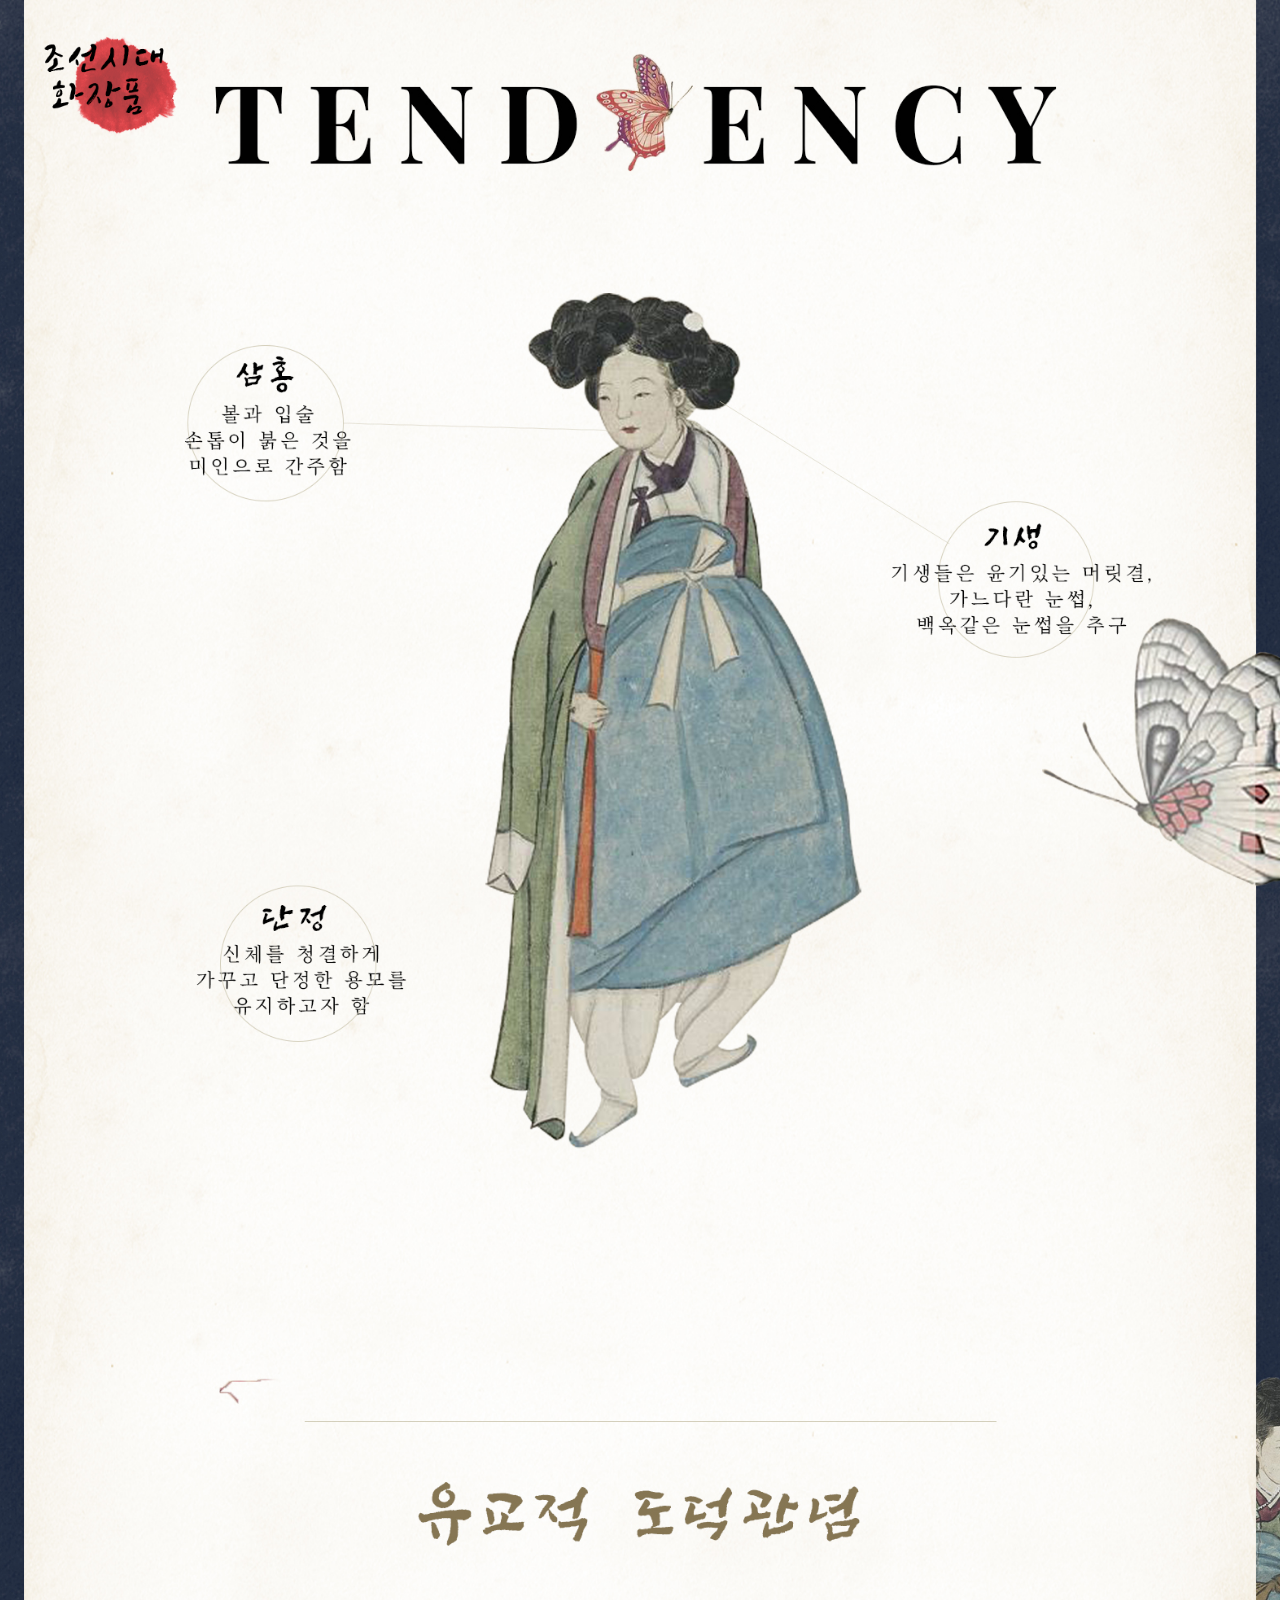
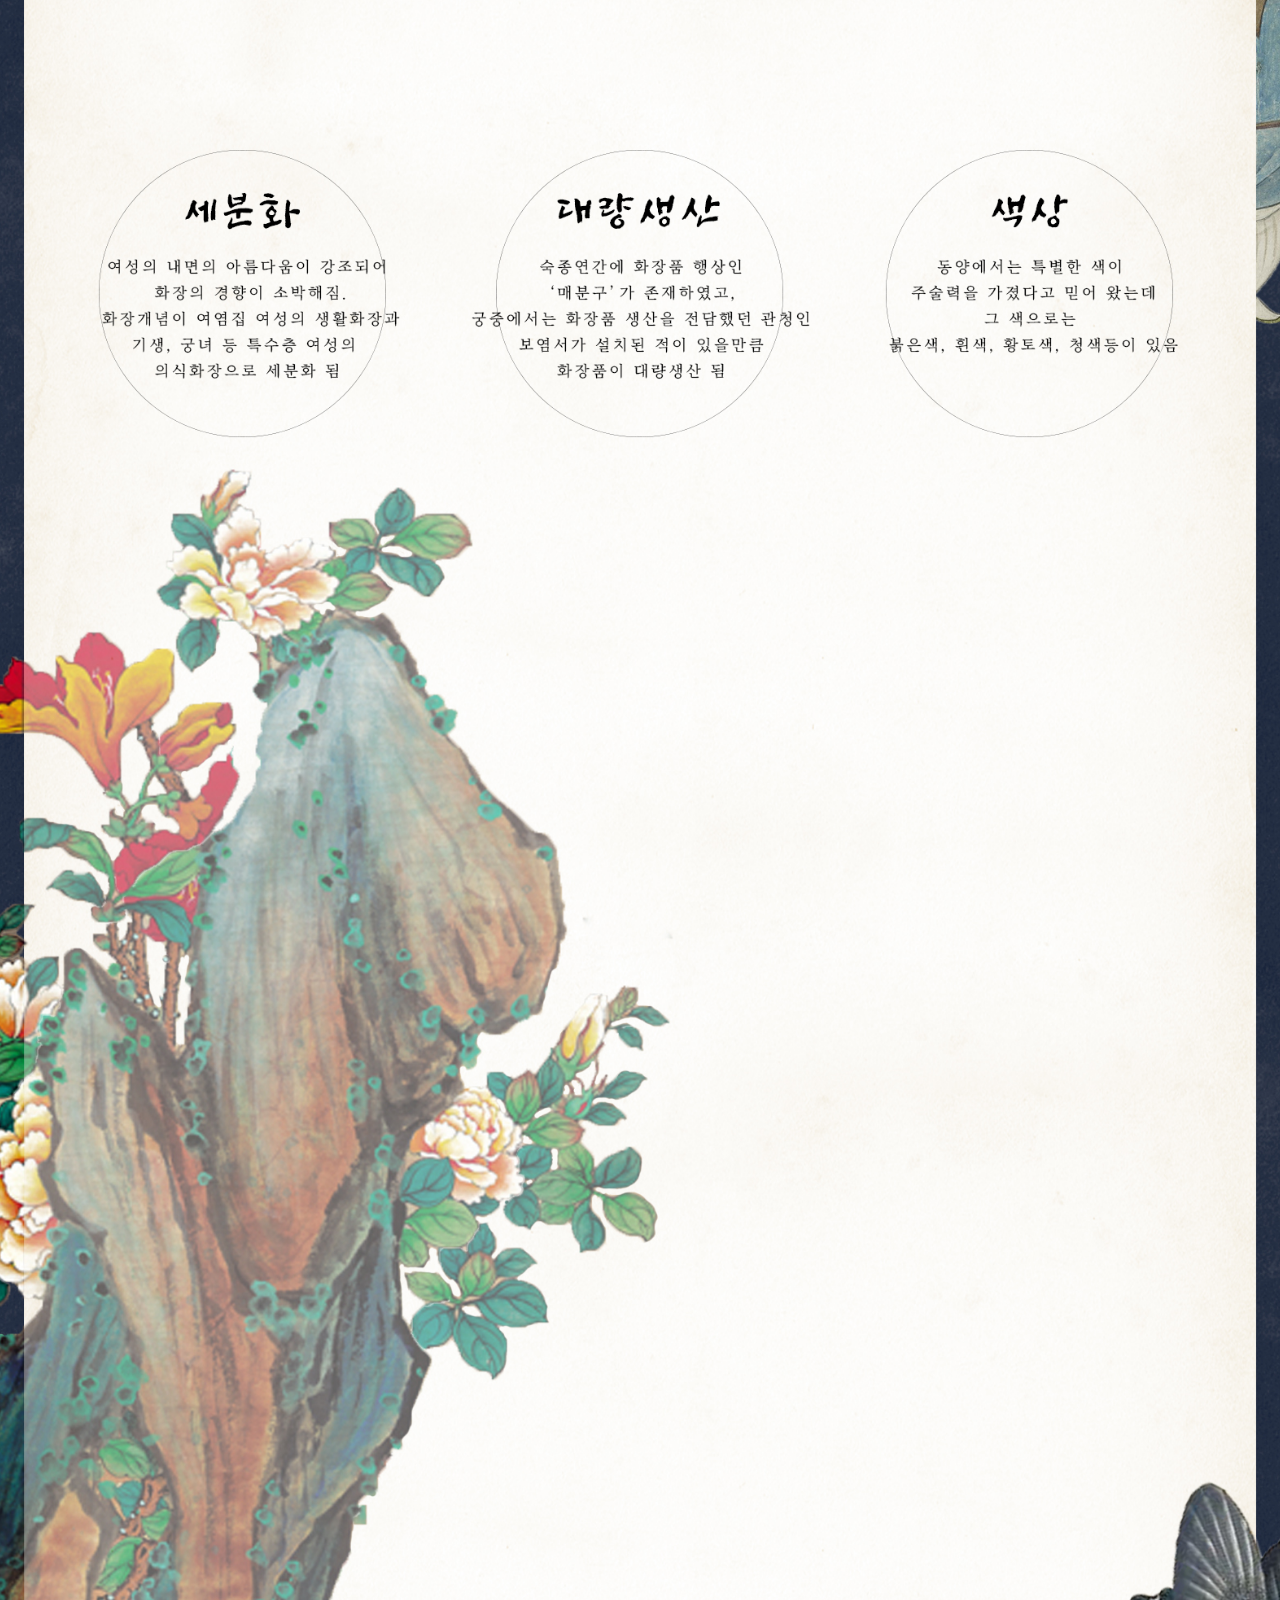
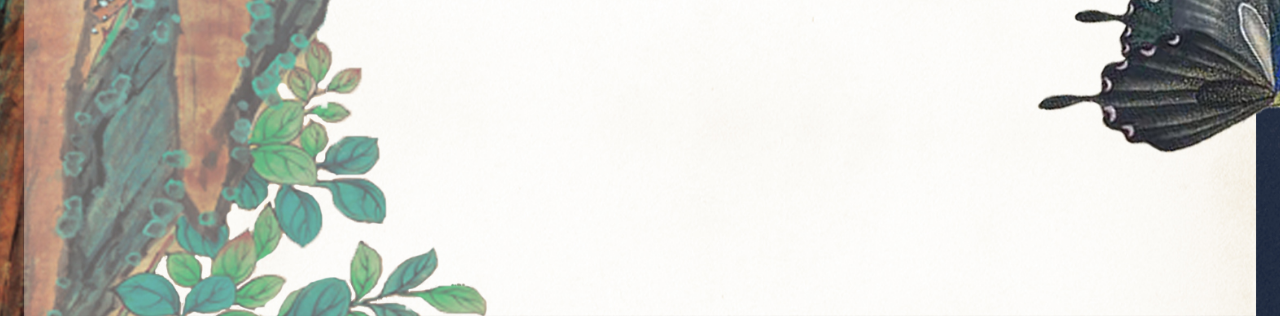
<file: sub2.html>
<html>
<head>
	<meta charset="utf-8">
	<title>조선시대 화장품</title>
	<link href="homepagestyle_sub2.css" rel="stylesheet"/>
</head>
<body id="body">
	<div id="header">
		<div id="m_logo">
		<a href="index.html">
		<img src="조선시대화장품LOGO.png" width="190" /></a>
	</div>

	<div id="main">
	
	</div>

</html>
</file>
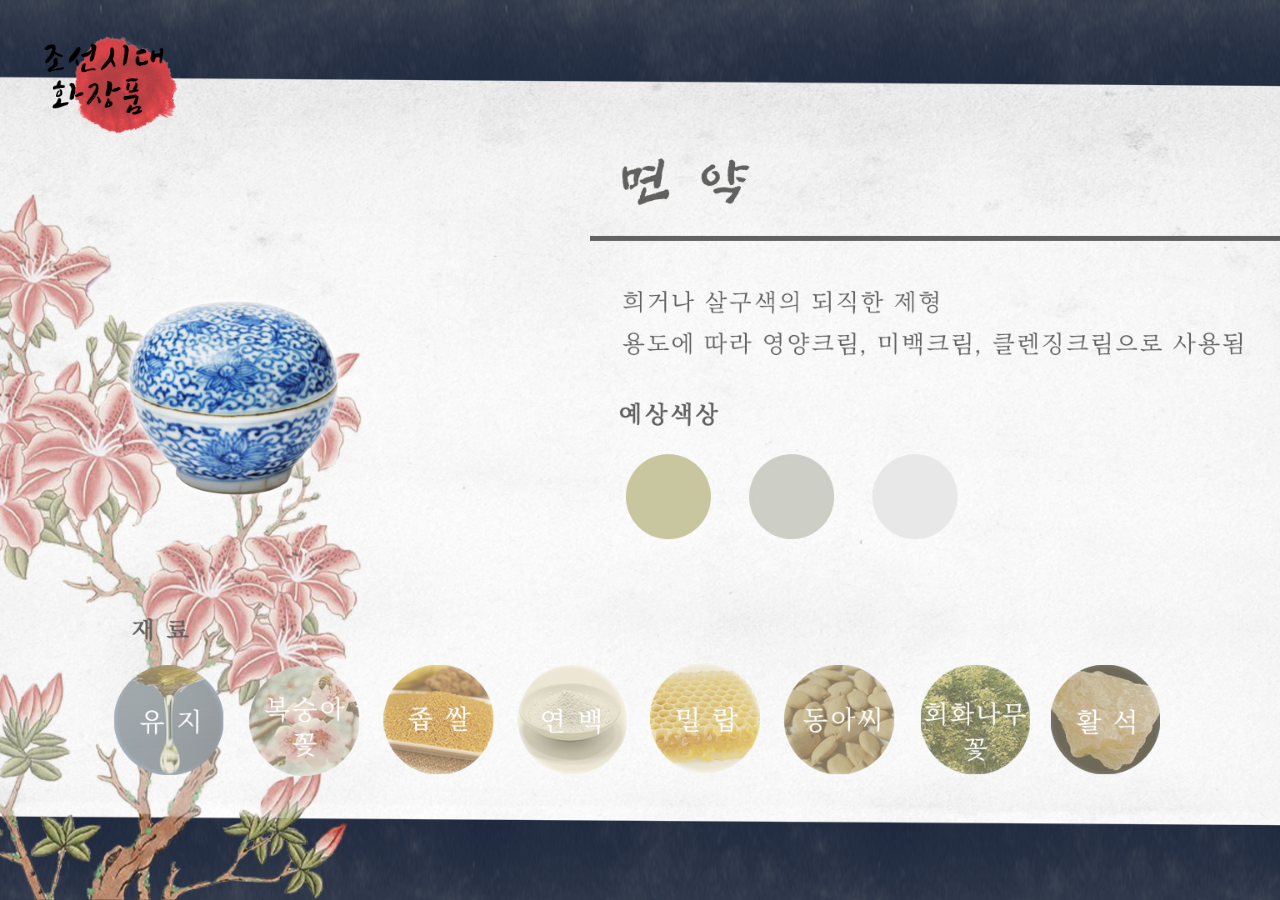
<file: 면약_상세.html>
<html>
<head>
	<meta charset="utf-8">
	<title>조선시대 화장품</title>
	<link href="면약_상세.css" rel="stylesheet"/>
<body id="body">


<div id="header">
			<div id="m_logo">
			<a href="index.html">
			<img src="조선시대화장품LOGO.png" width="190" /></a>
			</div>
			
</body>
</head>
</html>
</file>
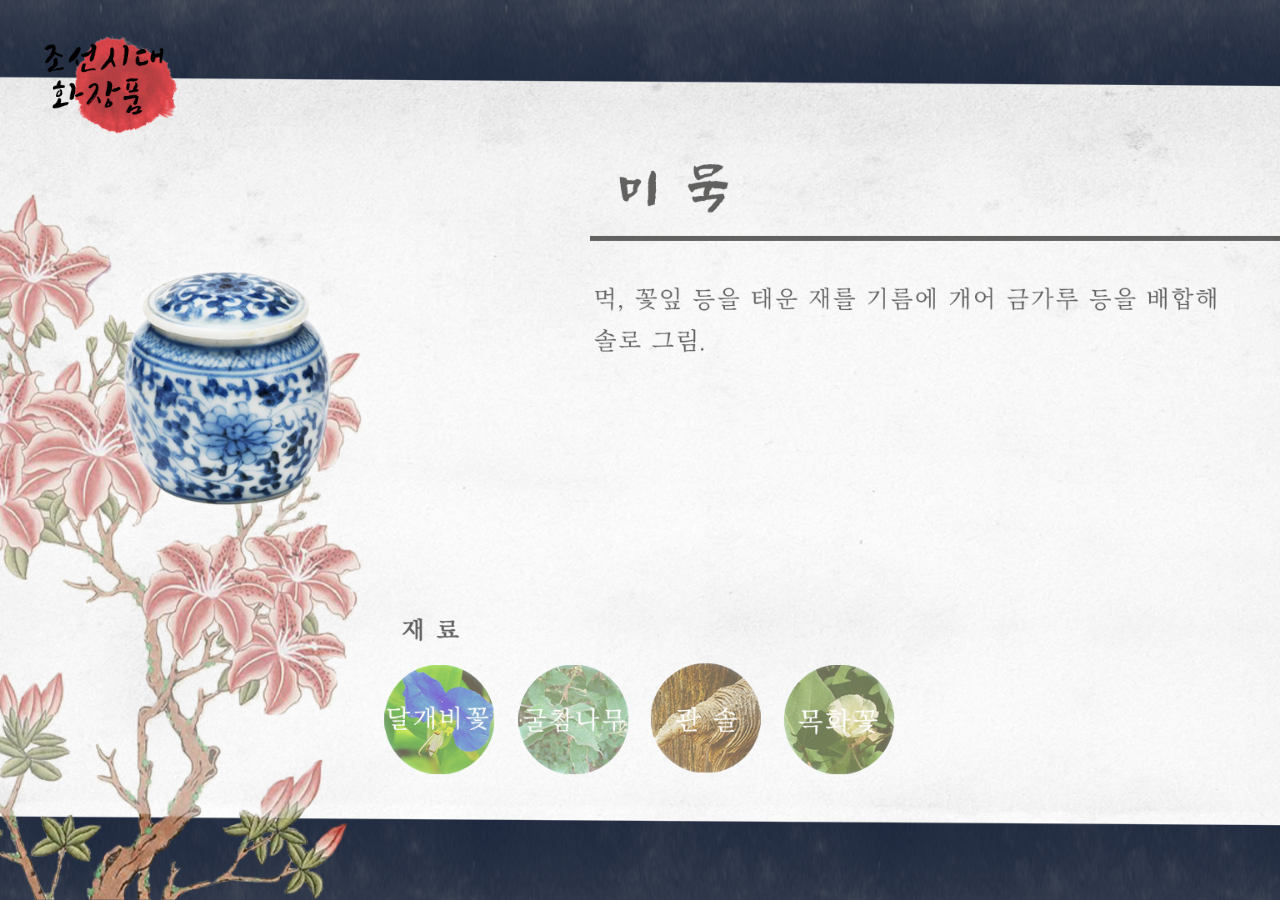
<file: 미묵_상세.html>
<html>
<head>
	<meta charset="utf-8">
	<title>조선시대 화장품</title>
	<link href="미묵_상세.css" rel="stylesheet"/>
<body id="body">


<div id="header">
			<div id="m_logo">
			<a href="index.html">
			<img src="조선시대화장품LOGO.png" width="190" /></a>
			</div>
			
</body>
</head>
</html>
</file>
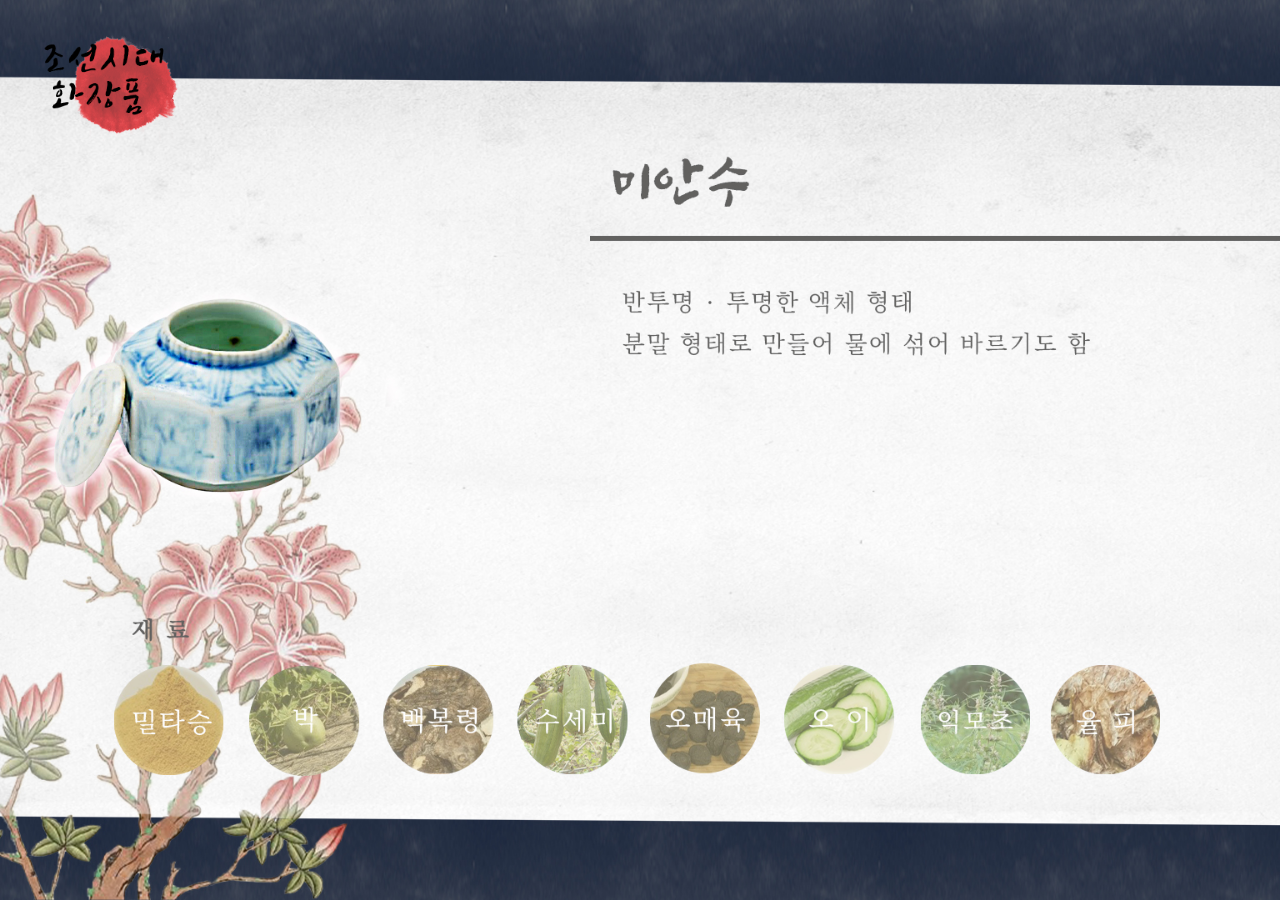
<file: 미안수_상세.html>
<html>
<head>
	<meta charset="utf-8">
	<title>조선시대 화장품</title>
	<link href="미안수_상세.css" rel="stylesheet"/>
<body id="body">


<div id="header">
			<div id="m_logo">
			<a href="index.html">
			<img src="조선시대화장품LOGO.png" width="190" /></a>
			</div>
			
</body>
</head>
</html>
</file>
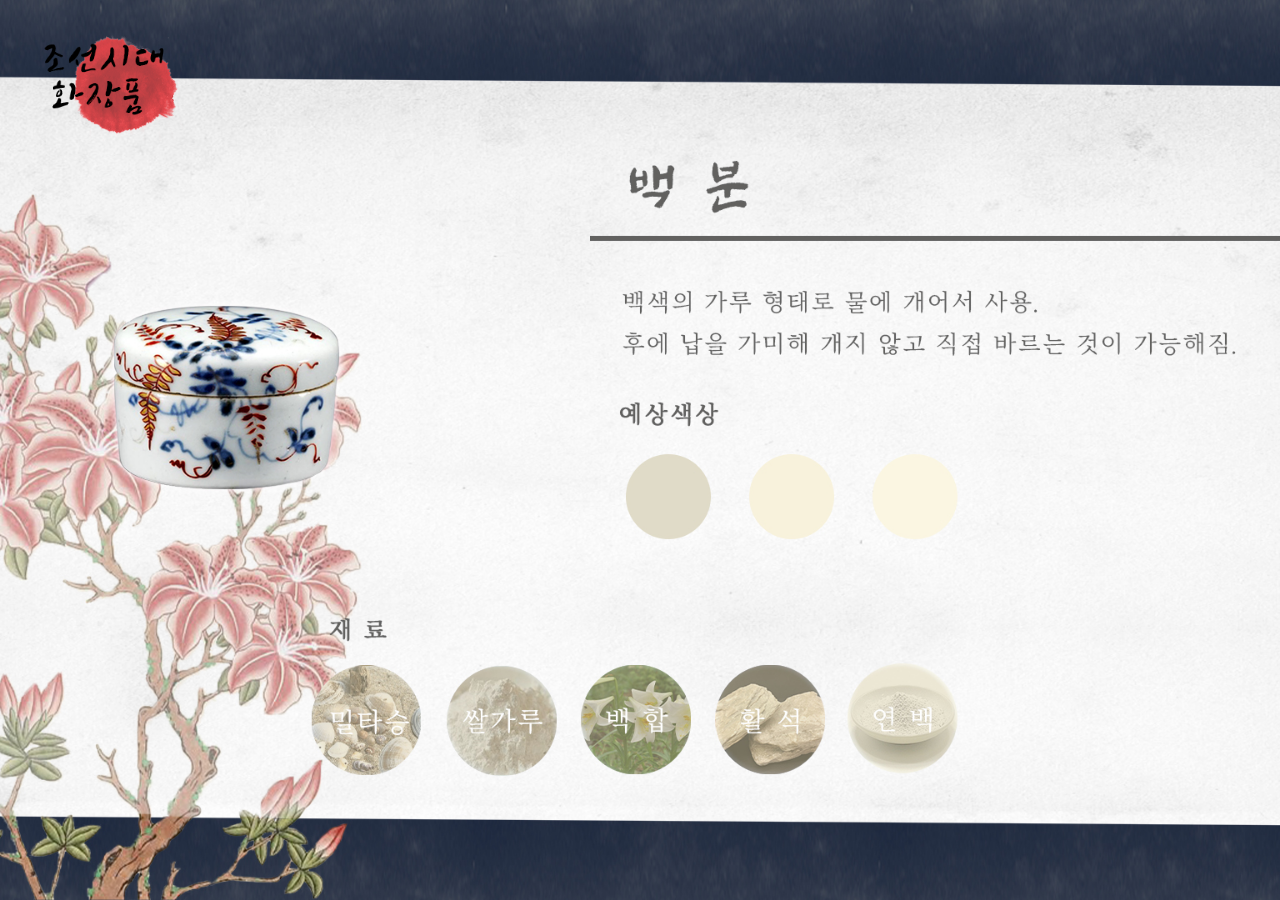
<file: 백분_상세.html>
<html>
<head>
	<meta charset="utf-8">
	<title>조선시대 화장품</title>
	<link href="백분_상세.css" rel="stylesheet"/>
<body id="body">


<div id="header">
			<div id="m_logo">
			<a href="index.html">
			<img src="조선시대화장품LOGO.png" width="190" /></a>
			</div>
			
</body>
</head>
</html>
</file>
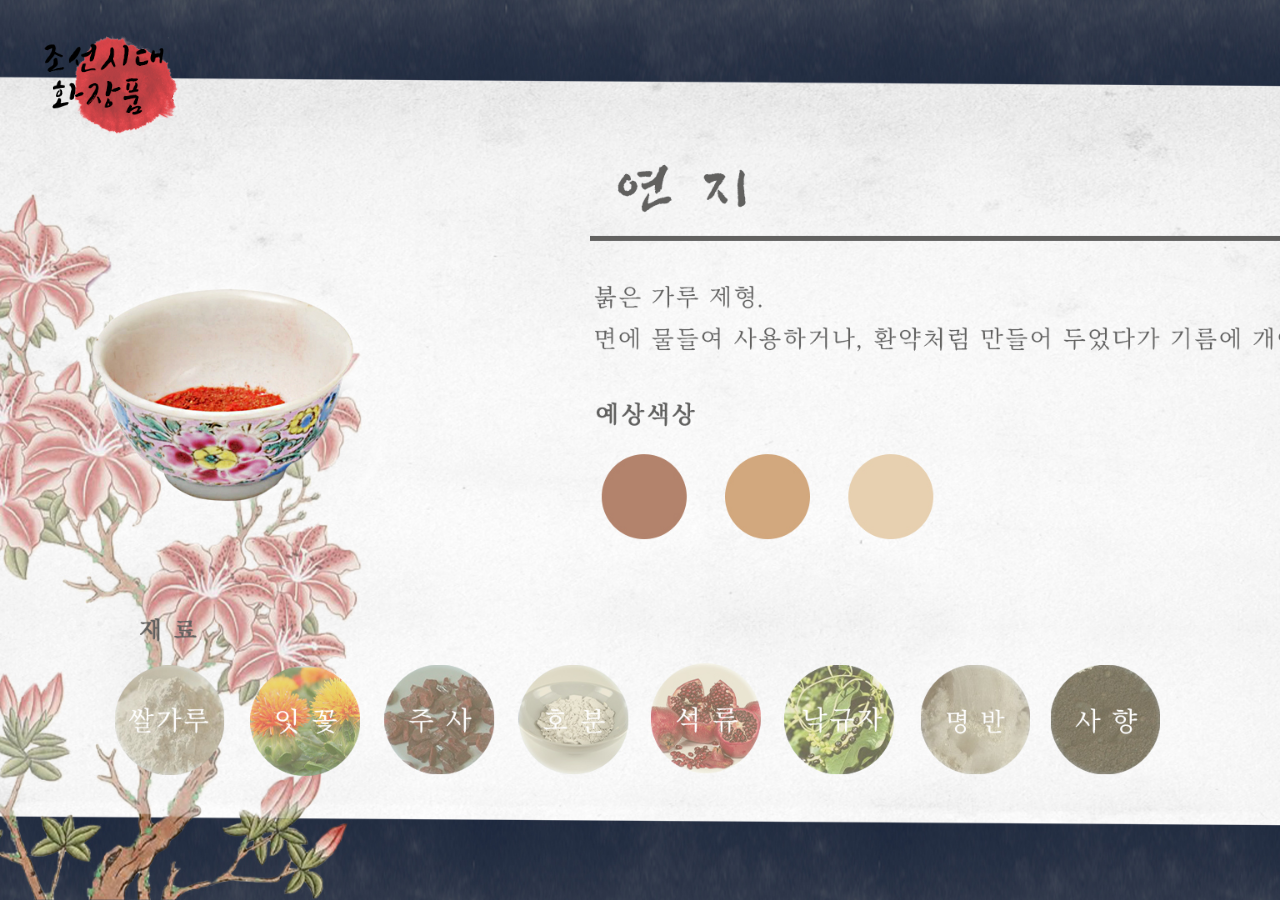
<file: 연지_상세.html>
<html>
<head>
	<meta charset="utf-8">
	<title>조선시대 화장품</title>
	<link href="연지_상세.css" rel="stylesheet"/>
<body id="body">


<div id="header">
			<div id="m_logo">
			<a href="index.html">
			<img src="조선시대화장품LOGO.png" width="190" /></a>
			</div>
			
</body>
</head>
</html>
</file>
<file: homepagestyle_sub2.css>
#body{
background-image:url('경향_배경.jpg');
background-repeat:no-repeat;
background-position: center center;
background-size:cover;
width:100vw;
height:100vh;
min-height:3500px;

}

#header{width:100vw; height:40vh;}
#m_logo{width:18vw; height:40vh; float:left; text-align:left;}
#top_menu{width:82vw; height:40vh; float:right; text-align:right;}
</file>
<file: 면약_상세.css>
#body{
background-image:url('면약_상세.jpg');
background-repeat:no-repeat;
background-position: center center;
background-size:cover;
width:95vw;
height:95vh;
min-height:;}

#header{width:100vw; height:40vh;}
</file>
<file: 미묵_상세.css>
#body{
background-image:url('미묵_상세.jpg');
background-repeat:no-repeat;
background-position: center center;
background-size:cover;
width:95vw;
height:95vh;
min-height:;}

#header{width:100vw; height:40vh;}
</file>
<file: 미안수_상세.css>
#body{
background-image:url('미안수_상세.jpg');
background-repeat:no-repeat;
background-position: center center;
background-size:cover;
width:95vw;
height:95vh;
min-height:;}

#header{width:100vw; height:40vh;}
</file>
<file: 백분_상세.css>
#body{
background-image:url('백분_상세.jpg');
background-repeat:no-repeat;
background-position: center center;
background-size:cover;
width:95vw;
height:95vh;
min-height:;}

#header{width:100vw; height:40vh;}
</file>
<file: 연지_상세.css>
#body{
background-image:url('연지_상세.jpg');
background-repeat:no-repeat;
background-position: center center;
background-size:cover;
width:95vw;
height:95vh;
min-height:;}

#header{width:100vw; height:40vh;}
</file>
